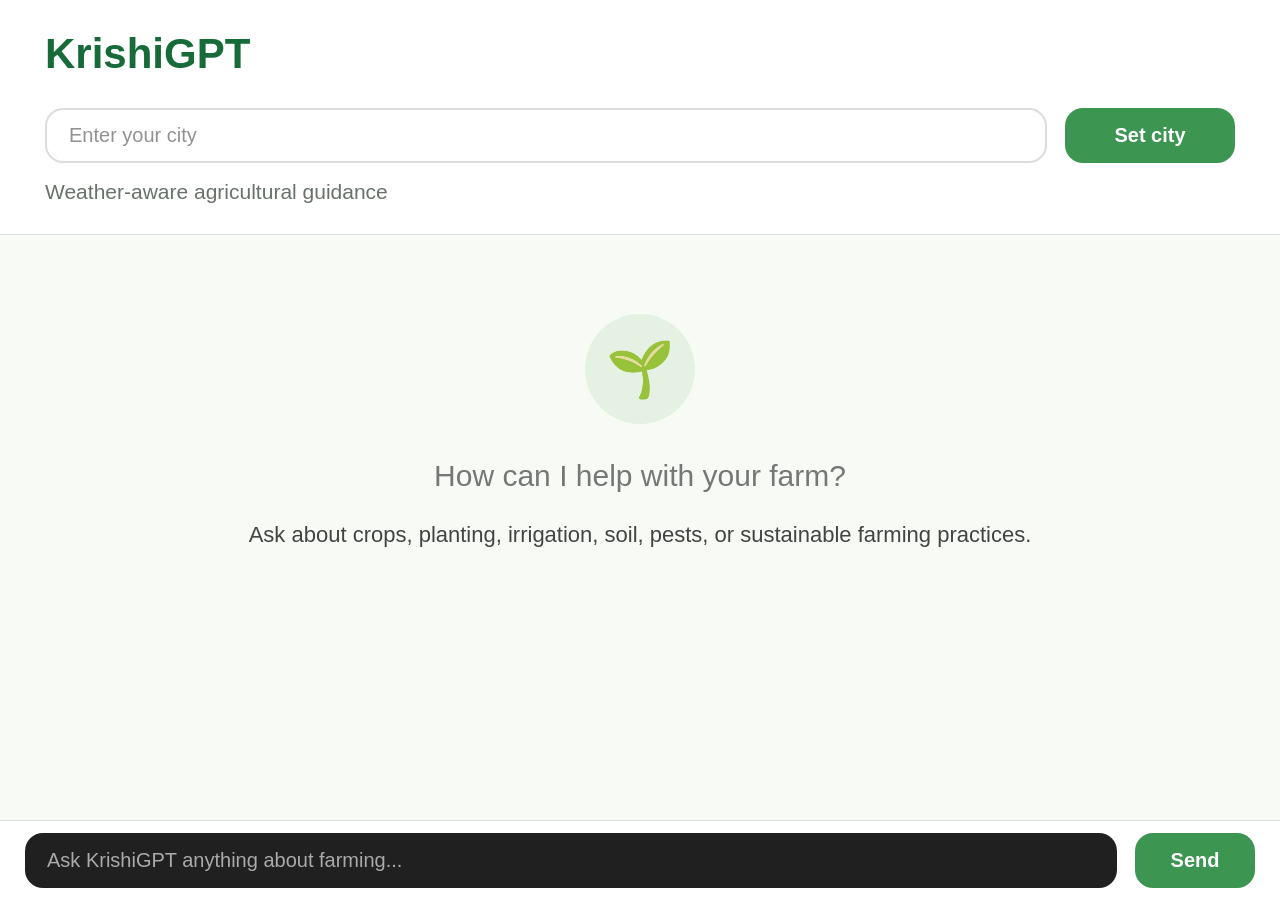
<file: index.htm>
<!DOCTYPE html>
<html lang="en">

<head>
    <meta charset="UTF-8">
    <meta name="viewport" content="width=device-width, initial-scale=1.0">

    <title>KrishiGPT</title>

    <link rel="stylesheet" href="style.css">
</head>

<body>

    <!-- HEADER -->
    <header class="header">

        <div class="logo">
            KrishiGPT
        </div>

        <!-- CITY -->
        <div class="city-row">

            <input
                type="text"
                id="cityInput"
                class="city-input"
                placeholder="Enter your city"
            >

            <button
                id="cityButton"
                class="city-button"
            >
                Set city
            </button>

        </div>

        <div class="subtitle">
            Weather-aware agricultural guidance
        </div>

    </header>


    <!-- MAIN -->
    <main class="main">

        <div class="plant">
            🌱
        </div>

        <div class="question">
            How can I help with your farm?
        </div>

        <div class="description">
            Ask about crops, planting, irrigation, soil,
            pests, or sustainable farming practices.
        </div>

        <!-- RESPONSE -->
        <div id="response" class="response"></div>

    </main>


    <!-- CHAT BAR -->
    <div class="chat">

        <input
            type="text"
            id="questionInput"
            class="chat-input"
            placeholder="Ask KrishiGPT anything about farming..."
        >

        <button
            id="sendButton"
            class="send-button"
        >
            Send
        </button>

    </div>


    <script src="script.js"></script>

</body>

</html>
</file>
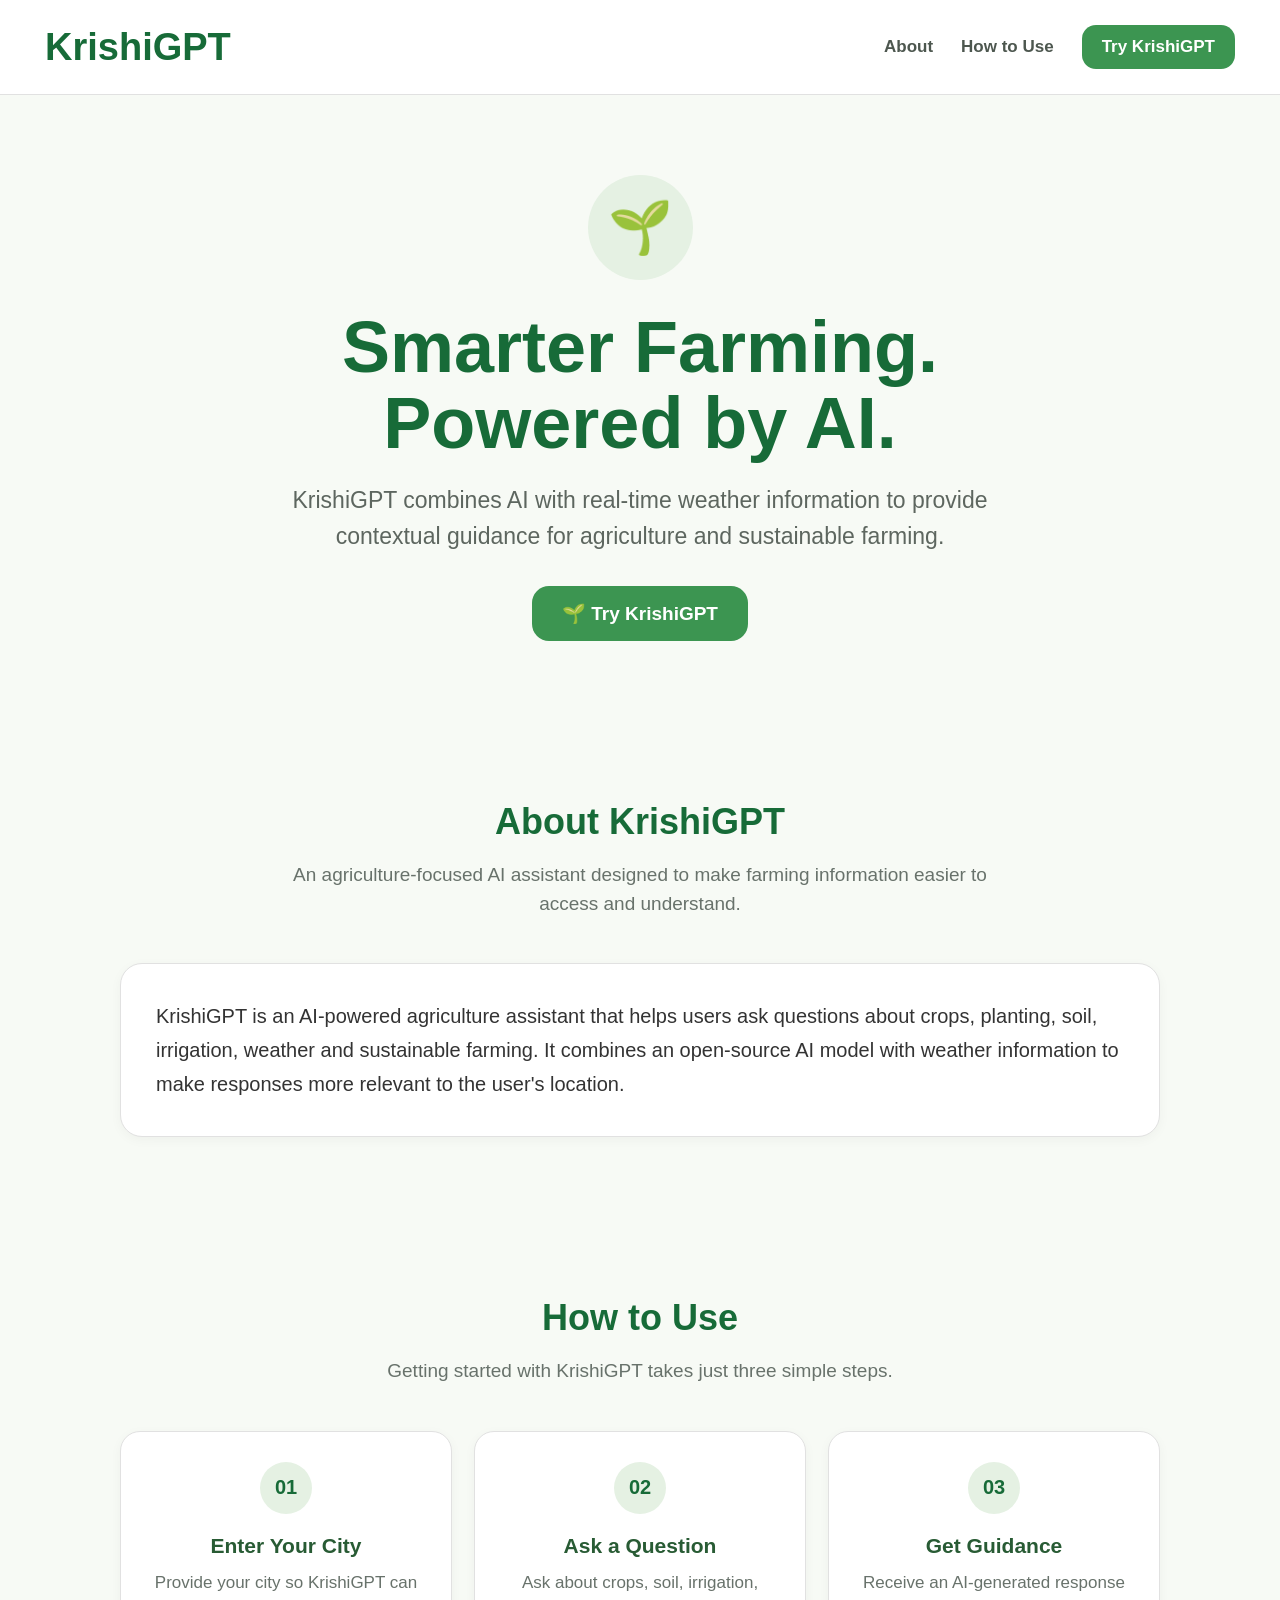
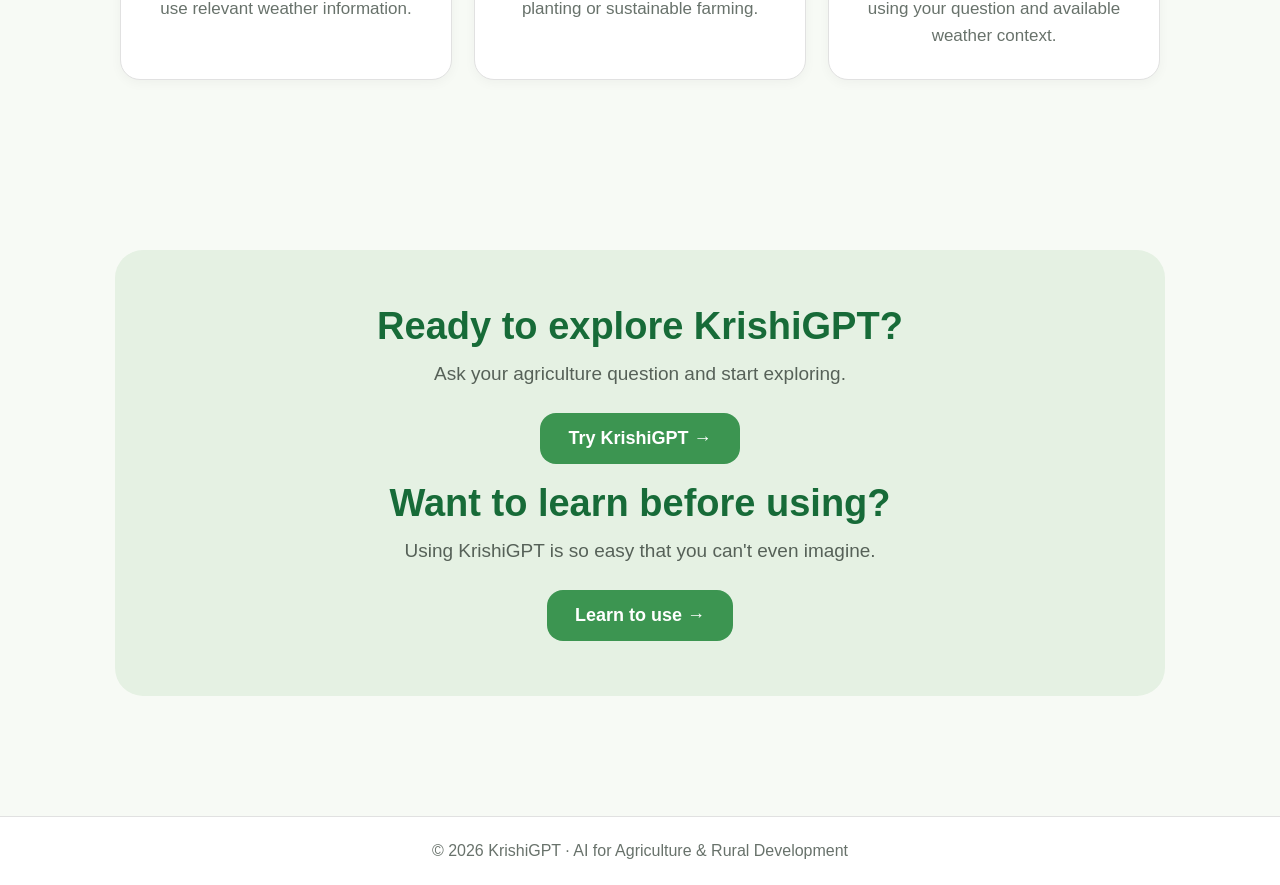
<file: index.html>
<!DOCTYPE html>
<html lang="en">
<head>
    <meta charset="UTF-8">
    <meta name="viewport" content="width=device-width, initial-scale=1.0">
    <title>KrishiGPT | AI for Sustainable Agriculture</title>
    <style>
        * {
            box-sizing: border-box;
            margin: 0;
            padding: 0;
            font-family: Arial, sans-serif;
        }

        html {
            scroll-behavior: smooth;
        }

        body {
            background: #f7faf5;
            color: #333;
            min-height: 100vh;
            overflow-x: hidden;
        }

        /* HEADER */
        .header {
            background: white;
            padding: 25px 45px;
            border-bottom: 1px solid #e1e1e1;
            display: flex;
            align-items: center;
            justify-content: space-between;
            gap: 30px;
            position: sticky;
            top: 0;
            z-index: 1000;
        }

        .logo {
            font-size: 38px;
            font-weight: bold;
            color: #176b38;
        }

        .nav {
            display: flex;
            gap: 28px;
            align-items: center;
        }

        .nav a {
            color: #4d574f;
            text-decoration: none;
            font-size: 17px;
            font-weight: 600;
        }

        .nav a:hover {
            color: #3c9551;
        }

        .try-nav {
            background: #3c9551;
            color: white !important;
            padding: 12px 20px;
            border-radius: 14px;
        }

        /* HERO */
        .hero {
            min-height: 570px;
            display: flex;
            align-items: center;
            justify-content: center;
            text-align: center;
            padding: 80px 25px;
        }

        .hero-content {
            max-width: 900px;
        }

        .plant {
            width: 105px;
            height: 105px;
            border-radius: 50%;
            background: #e5f1e3;
            display: flex;
            align-items: center;
            justify-content: center;
            font-size: 52px;
            margin: 0 auto 30px;
        }

        .hero h1 {
            font-size: clamp(42px, 7vw, 72px);
            line-height: 1.05;
            color: #176b38;
            margin-bottom: 22px;
        }

        .hero p {
            font-size: 23px;
            line-height: 1.55;
            color: #5d665f;
            max-width: 760px;
            margin: auto;
        }

        .hero-button {
            display: inline-block;
            margin-top: 32px;
            padding: 16px 30px;
            background: #3c9551;
            color: white;
            text-decoration: none;
            border-radius: 17px;
            font-size: 19px;
            font-weight: bold;
            transition: 0.2s;
        }

        .hero-button:hover {
            background: #307d43;
            transform: translateY(-2px);
        }

        /* SECTIONS */
        section {
            padding: 80px 30px;
            max-width: 1100px;
            margin: auto;
        }

        .section-title {
            text-align: center;
            color: #176b38;
            font-size: 36px;
            margin-bottom: 18px;
        }

        .section-subtitle {
            text-align: center;
            color: #68726b;
            font-size: 19px;
            margin: 0 auto 45px;
            max-width: 750px;
            line-height: 1.5;
        }

        .about-card {
            background: white;
            border: 1px solid #e1e1e1;
            border-radius: 22px;
            padding: 35px;
            font-size: 20px;
            line-height: 1.7;
            box-shadow: 0 3px 12px rgba(0,0,0,.04);
        }

        /* HOW TO USE */
        .steps {
            display: grid;
            grid-template-columns: repeat(3, 1fr);
            gap: 22px;
        }

        .step {
            background: white;
            border: 1px solid #e1e1e1;
            border-radius: 20px;
            padding: 30px;
            text-align: center;
            box-shadow: 0 3px 12px rgba(0,0,0,.04);
        }

        .step-number {
            width: 52px;
            height: 52px;
            margin: 0 auto 20px;
            border-radius: 50%;
            background: #e5f1e3;
            color: #176b38;
            display: flex;
            align-items: center;
            justify-content: center;
            font-weight: bold;
            font-size: 20px;
        }

        .step h3 {
            color: #285b34;
            font-size: 21px;
            margin-bottom: 12px;
        }

        .step p {
            color: #68726b;
            line-height: 1.55;
            font-size: 17px;
        }

        /* CTA */
        .cta {
            text-align: center;
            padding: 90px 25px 120px;
        }

        .cta-box {
            background: #e5f1e3;
            border-radius: 28px;
            padding: 55px 30px;
        }

        .cta h2 {
            color: #176b38;
            font-size: 38px;
            margin-bottom: 15px;
        }

        .cta p {
            color: #566158;
            font-size: 19px;
            margin-bottom: 28px;
        }

        .cta a {
            display: inline-block;
            padding: 15px 28px;
            background: #3c9551;
            color: white;
            text-decoration: none;
            border-radius: 16px;
            font-weight: bold;
            font-size: 18px;
        }

        /* FOOTER */
        footer {
            background: white;
            border-top: 1px solid #e1e1e1;
            text-align: center;
            padding: 25px;
            color: #68726b;
        }

        @media (max-width: 700px) {
            .header {
                padding: 20px;
                flex-direction: column;
                align-items: flex-start;
            }

            .logo {
                font-size: 32px;
            }

            .nav {
                width: 100%;
                gap: 15px;
                justify-content: space-between;
                flex-wrap: wrap;
            }

            .nav a {
                font-size: 15px;
            }

            .hero {
                min-height: 520px;
                padding: 60px 20px;
            }

            .hero p {
                font-size: 19px;
            }

            section {
                padding: 60px 20px;
            }

            .section-title {
                font-size: 30px;
            }

            .steps {
                grid-template-columns: 1fr;
            }

            .about-card {
                font-size: 18px;
                padding: 25px;
            }

            .cta h2 {
                font-size: 30px;
            }
        }
    </style>
</head>

<body>

    <header class="header">
        <div class="logo">KrishiGPT</div>

        <nav class="nav">
            <a href="#about">About</a>
            <a href="#how-to-use">How to Use</a>
            <a href="#try" class="try-nav">Try KrishiGPT</a>
        </nav>
    </header>

    <main>

        <section class="hero">
            <div class="hero-content">
                <div class="plant">🌱</div>

                <h1>Smarter Farming.<br>Powered by AI.</h1>

                <p>
                    KrishiGPT combines AI with real-time weather information
                    to provide contextual guidance for agriculture and
                    sustainable farming.
                </p>

                <a class="hero-button" href="#try">🌱 Try KrishiGPT</a>
            </div>
        </section>

        <section id="about">
            <h2 class="section-title">About KrishiGPT</h2>
            <p class="section-subtitle">
                An agriculture-focused AI assistant designed to make farming
                information easier to access and understand.
            </p>

            <div class="about-card">
                KrishiGPT is an AI-powered agriculture assistant that helps
                users ask questions about crops, planting, soil, irrigation,
                weather and sustainable farming. It combines an open-source
                AI model with weather information to make responses more
                relevant to the user's location.
            </div>
        </section>

        <section id="how-to-use">
            <h2 class="section-title">How to Use</h2>
            <p class="section-subtitle">
                Getting started with KrishiGPT takes just three simple steps.
            </p>

            <div class="steps">
                <div class="step">
                    <div class="step-number">01</div>
                    <h3>Enter Your City</h3>
                    <p>
                        Provide your city so KrishiGPT can use relevant
                        weather information.
                    </p>
                </div>

                <div class="step">
                    <div class="step-number">02</div>
                    <h3>Ask a Question</h3>
                    <p>
                        Ask about crops, soil, irrigation, planting or
                        sustainable farming.
                    </p>
                </div>

                <div class="step">
                    <div class="step-number">03</div>
                    <h3>Get Guidance</h3>
                    <p>
                        Receive an AI-generated response using your question
                        and available weather context.
                    </p>
                </div>
            </div>
        </section>

        <section id="try" class="cta">
            <div class="cta-box">
                <h2>Ready to explore KrishiGPT?</h2>
                <p>Ask your agriculture question and start exploring.</p>

                <!-- Replace the URL below with your deployed KrishiGPT chatbot URL -->
                <a href="KrishiGPT.html">
                    Try KrishiGPT →
                </a><br><br>
                <h2>Want to learn before using?</h2>
                <p>Using KrishiGPT is so easy that you can't even imagine.</p>
                <a href="#how-to-use">
                    Learn to use →
               </a>
            </div>
        </section>

    </main>

    <footer>
        © 2026 KrishiGPT · AI for Agriculture & Rural Development
    </footer>

</body>
</html>
</file>
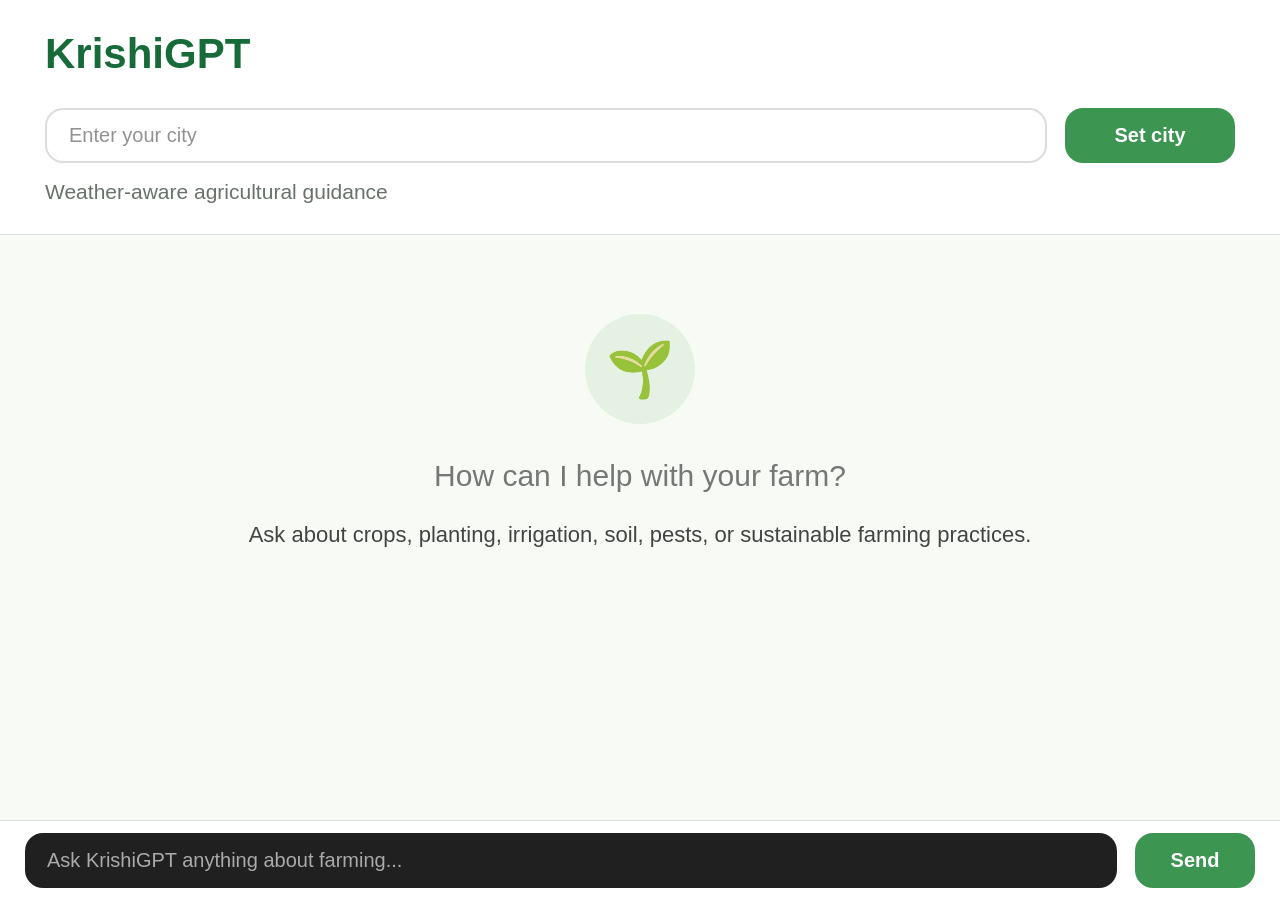
<file: KrishiGPT.html>
<!DOCTYPE html>
<html lang="en">

<head>
    <meta charset="UTF-8">
    <meta name="viewport" content="width=device-width, initial-scale=1.0">

    <title>KrishiGPT</title>

    <link rel="stylesheet" href="style.css">
</head>

<body>

    <!-- HEADER -->
    <header class="header">

        <div class="logo">
            KrishiGPT
        </div>

        <!-- CITY -->
        <div class="city-row">

            <input
                type="text"
                id="cityInput"
                class="city-input"
                placeholder="Enter your city"
            >

            <button
                id="cityButton"
                class="city-button"
            >
                Set city
            </button>

        </div>

        <div class="subtitle">
            Weather-aware agricultural guidance
        </div>

    </header>


    <!-- MAIN -->
    <main class="main">

        <div class="plant">
            🌱
        </div>

        <div class="question">
            How can I help with your farm?
        </div>

        <div class="description">
            Ask about crops, planting, irrigation, soil,
            pests, or sustainable farming practices.
        </div>

        <!-- RESPONSE -->
        <div id="response" class="response"></div>

    </main>


    <!-- CHAT BAR -->
    <div class="chat">

        <input
            type="text"
            id="questionInput"
            class="chat-input"
            placeholder="Ask KrishiGPT anything about farming..."
        >

        <button
            id="sendButton"
            class="send-button"
        >
            Send
        </button>

    </div>


    <script src="script.js"></script>

</body>

</html>
</file>
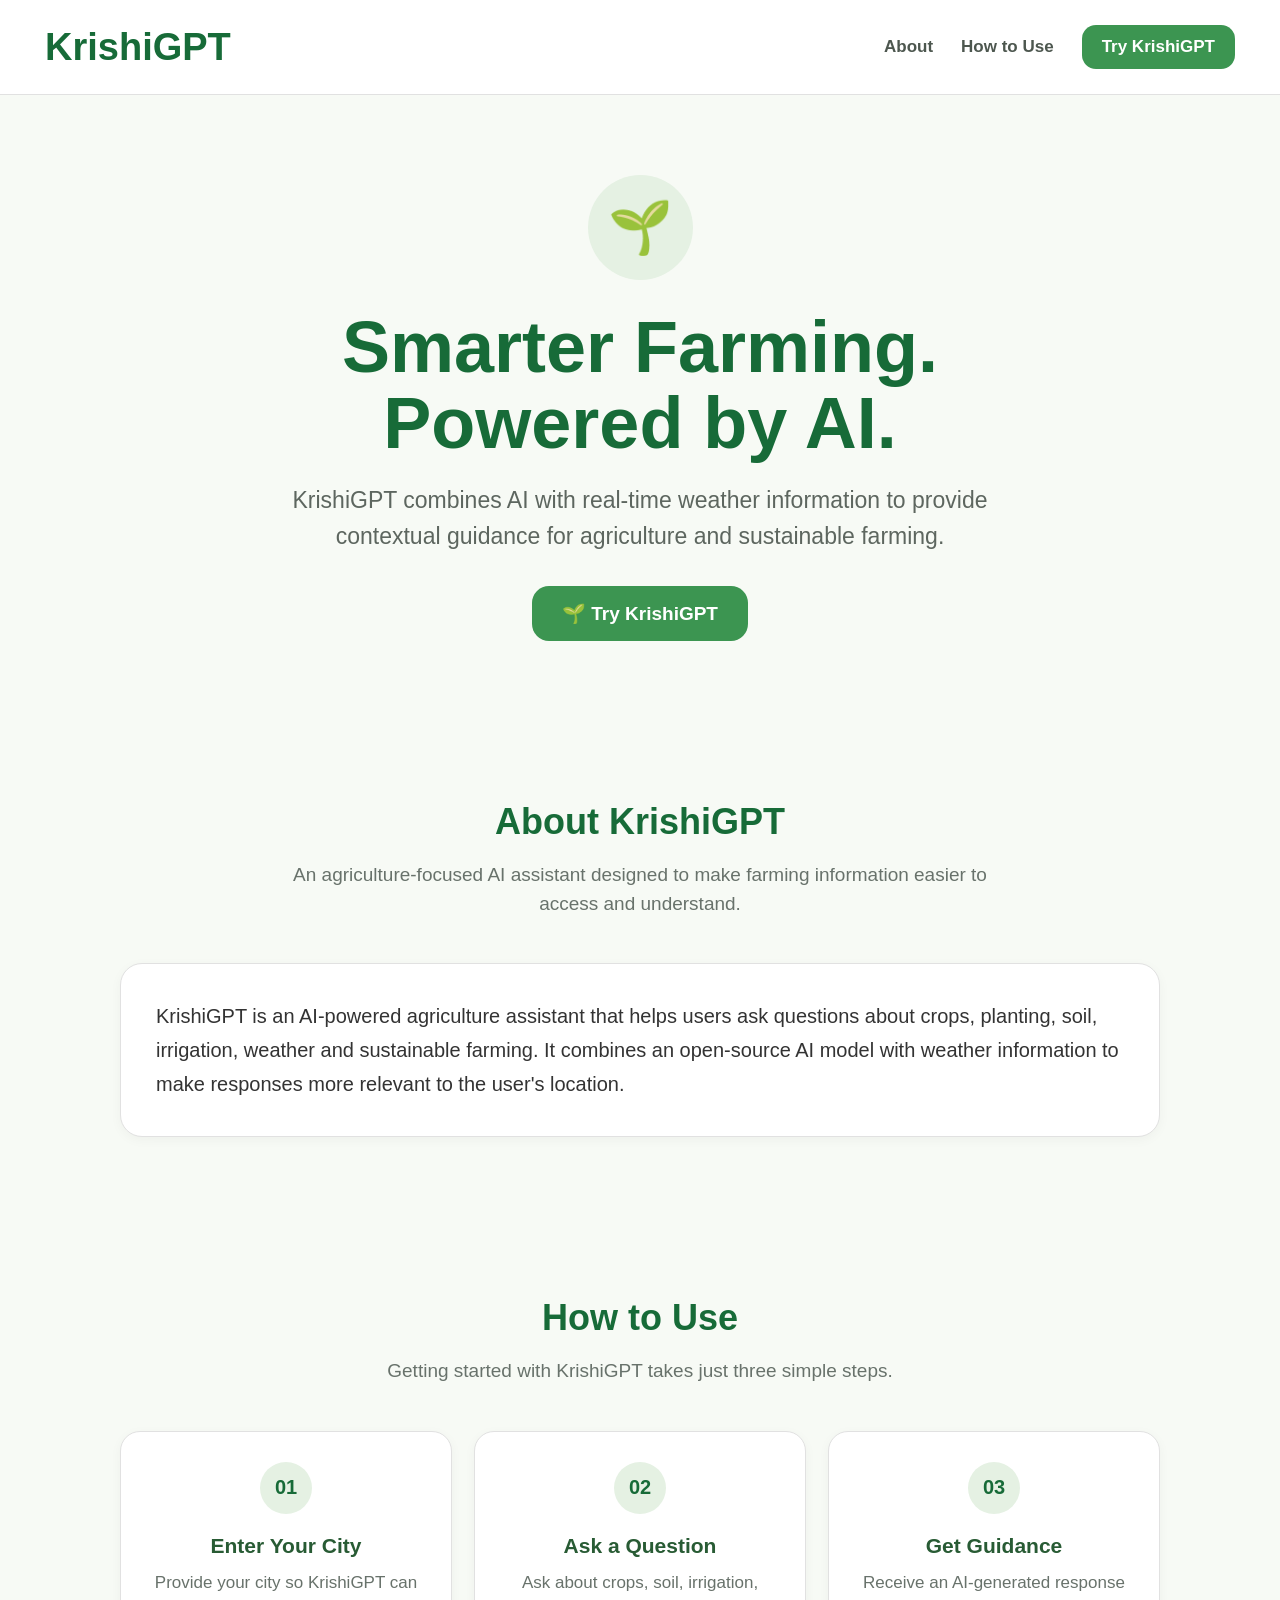
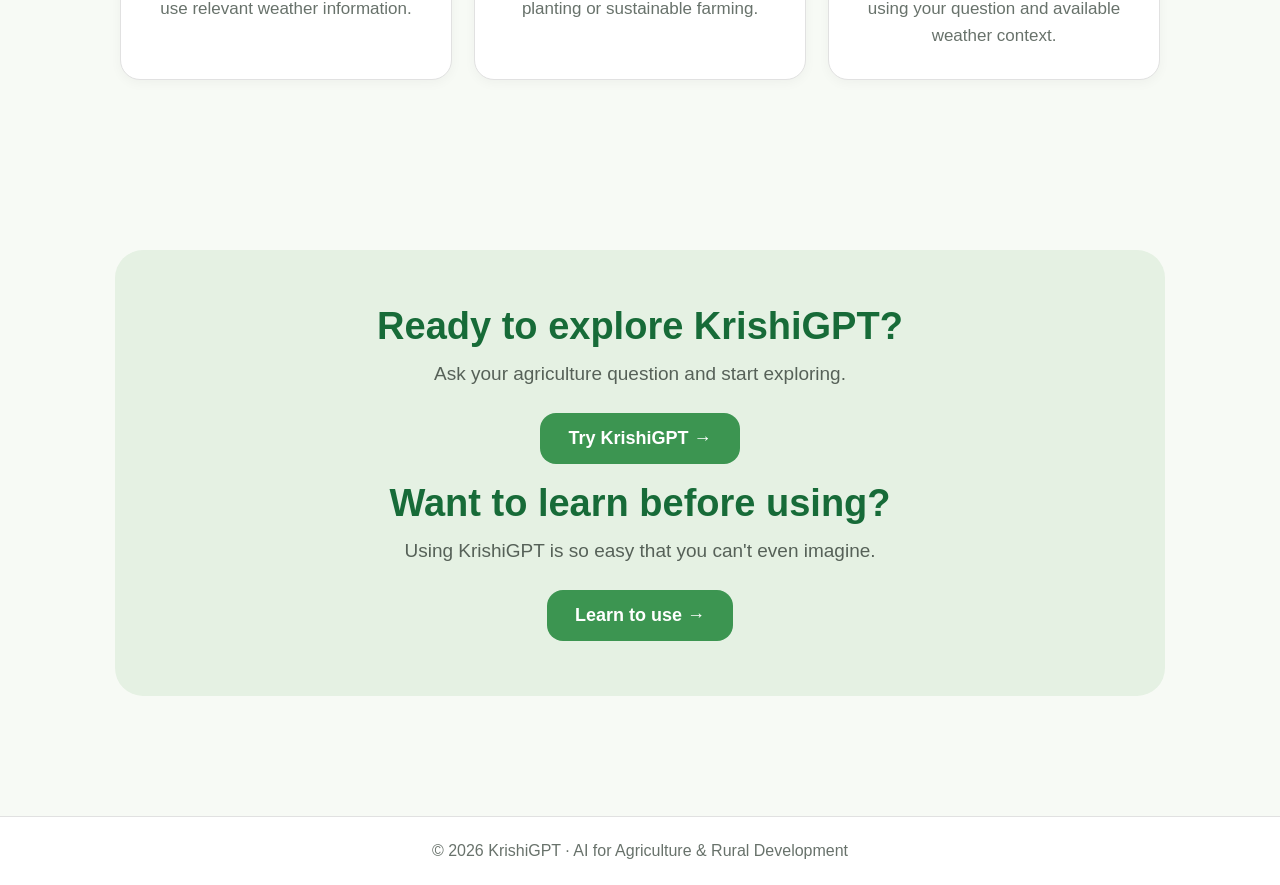
<file: krishigpt_landing.html>
<!DOCTYPE html>
<html lang="en">
<head>
    <meta charset="UTF-8">
    <meta name="viewport" content="width=device-width, initial-scale=1.0">
    <title>KrishiGPT | AI for Sustainable Agriculture</title>
    <style>
        * {
            box-sizing: border-box;
            margin: 0;
            padding: 0;
            font-family: Arial, sans-serif;
        }

        html {
            scroll-behavior: smooth;
        }

        body {
            background: #f7faf5;
            color: #333;
            min-height: 100vh;
            overflow-x: hidden;
        }

        /* HEADER */
        .header {
            background: white;
            padding: 25px 45px;
            border-bottom: 1px solid #e1e1e1;
            display: flex;
            align-items: center;
            justify-content: space-between;
            gap: 30px;
            position: sticky;
            top: 0;
            z-index: 1000;
        }

        .logo {
            font-size: 38px;
            font-weight: bold;
            color: #176b38;
        }

        .nav {
            display: flex;
            gap: 28px;
            align-items: center;
        }

        .nav a {
            color: #4d574f;
            text-decoration: none;
            font-size: 17px;
            font-weight: 600;
        }

        .nav a:hover {
            color: #3c9551;
        }

        .try-nav {
            background: #3c9551;
            color: white !important;
            padding: 12px 20px;
            border-radius: 14px;
        }

        /* HERO */
        .hero {
            min-height: 570px;
            display: flex;
            align-items: center;
            justify-content: center;
            text-align: center;
            padding: 80px 25px;
        }

        .hero-content {
            max-width: 900px;
        }

        .plant {
            width: 105px;
            height: 105px;
            border-radius: 50%;
            background: #e5f1e3;
            display: flex;
            align-items: center;
            justify-content: center;
            font-size: 52px;
            margin: 0 auto 30px;
        }

        .hero h1 {
            font-size: clamp(42px, 7vw, 72px);
            line-height: 1.05;
            color: #176b38;
            margin-bottom: 22px;
        }

        .hero p {
            font-size: 23px;
            line-height: 1.55;
            color: #5d665f;
            max-width: 760px;
            margin: auto;
        }

        .hero-button {
            display: inline-block;
            margin-top: 32px;
            padding: 16px 30px;
            background: #3c9551;
            color: white;
            text-decoration: none;
            border-radius: 17px;
            font-size: 19px;
            font-weight: bold;
            transition: 0.2s;
        }

        .hero-button:hover {
            background: #307d43;
            transform: translateY(-2px);
        }

        /* SECTIONS */
        section {
            padding: 80px 30px;
            max-width: 1100px;
            margin: auto;
        }

        .section-title {
            text-align: center;
            color: #176b38;
            font-size: 36px;
            margin-bottom: 18px;
        }

        .section-subtitle {
            text-align: center;
            color: #68726b;
            font-size: 19px;
            margin: 0 auto 45px;
            max-width: 750px;
            line-height: 1.5;
        }

        .about-card {
            background: white;
            border: 1px solid #e1e1e1;
            border-radius: 22px;
            padding: 35px;
            font-size: 20px;
            line-height: 1.7;
            box-shadow: 0 3px 12px rgba(0,0,0,.04);
        }

        /* HOW TO USE */
        .steps {
            display: grid;
            grid-template-columns: repeat(3, 1fr);
            gap: 22px;
        }

        .step {
            background: white;
            border: 1px solid #e1e1e1;
            border-radius: 20px;
            padding: 30px;
            text-align: center;
            box-shadow: 0 3px 12px rgba(0,0,0,.04);
        }

        .step-number {
            width: 52px;
            height: 52px;
            margin: 0 auto 20px;
            border-radius: 50%;
            background: #e5f1e3;
            color: #176b38;
            display: flex;
            align-items: center;
            justify-content: center;
            font-weight: bold;
            font-size: 20px;
        }

        .step h3 {
            color: #285b34;
            font-size: 21px;
            margin-bottom: 12px;
        }

        .step p {
            color: #68726b;
            line-height: 1.55;
            font-size: 17px;
        }

        /* CTA */
        .cta {
            text-align: center;
            padding: 90px 25px 120px;
        }

        .cta-box {
            background: #e5f1e3;
            border-radius: 28px;
            padding: 55px 30px;
        }

        .cta h2 {
            color: #176b38;
            font-size: 38px;
            margin-bottom: 15px;
        }

        .cta p {
            color: #566158;
            font-size: 19px;
            margin-bottom: 28px;
        }

        .cta a {
            display: inline-block;
            padding: 15px 28px;
            background: #3c9551;
            color: white;
            text-decoration: none;
            border-radius: 16px;
            font-weight: bold;
            font-size: 18px;
        }

        /* FOOTER */
        footer {
            background: white;
            border-top: 1px solid #e1e1e1;
            text-align: center;
            padding: 25px;
            color: #68726b;
        }

        @media (max-width: 700px) {
            .header {
                padding: 20px;
                flex-direction: column;
                align-items: flex-start;
            }

            .logo {
                font-size: 32px;
            }

            .nav {
                width: 100%;
                gap: 15px;
                justify-content: space-between;
                flex-wrap: wrap;
            }

            .nav a {
                font-size: 15px;
            }

            .hero {
                min-height: 520px;
                padding: 60px 20px;
            }

            .hero p {
                font-size: 19px;
            }

            section {
                padding: 60px 20px;
            }

            .section-title {
                font-size: 30px;
            }

            .steps {
                grid-template-columns: 1fr;
            }

            .about-card {
                font-size: 18px;
                padding: 25px;
            }

            .cta h2 {
                font-size: 30px;
            }
        }
    </style>
</head>

<body>

    <header class="header">
        <div class="logo">KrishiGPT</div>

        <nav class="nav">
            <a href="#about">About</a>
            <a href="#how-to-use">How to Use</a>
            <a href="#try" class="try-nav">Try KrishiGPT</a>
        </nav>
    </header>

    <main>

        <section class="hero">
            <div class="hero-content">
                <div class="plant">🌱</div>

                <h1>Smarter Farming.<br>Powered by AI.</h1>

                <p>
                    KrishiGPT combines AI with real-time weather information
                    to provide contextual guidance for agriculture and
                    sustainable farming.
                </p>

                <a class="hero-button" href="#try">🌱 Try KrishiGPT</a>
            </div>
        </section>

        <section id="about">
            <h2 class="section-title">About KrishiGPT</h2>
            <p class="section-subtitle">
                An agriculture-focused AI assistant designed to make farming
                information easier to access and understand.
            </p>

            <div class="about-card">
                KrishiGPT is an AI-powered agriculture assistant that helps
                users ask questions about crops, planting, soil, irrigation,
                weather and sustainable farming. It combines an open-source
                AI model with weather information to make responses more
                relevant to the user's location.
            </div>
        </section>

        <section id="how-to-use">
            <h2 class="section-title">How to Use</h2>
            <p class="section-subtitle">
                Getting started with KrishiGPT takes just three simple steps.
            </p>

            <div class="steps">
                <div class="step">
                    <div class="step-number">01</div>
                    <h3>Enter Your City</h3>
                    <p>
                        Provide your city so KrishiGPT can use relevant
                        weather information.
                    </p>
                </div>

                <div class="step">
                    <div class="step-number">02</div>
                    <h3>Ask a Question</h3>
                    <p>
                        Ask about crops, soil, irrigation, planting or
                        sustainable farming.
                    </p>
                </div>

                <div class="step">
                    <div class="step-number">03</div>
                    <h3>Get Guidance</h3>
                    <p>
                        Receive an AI-generated response using your question
                        and available weather context.
                    </p>
                </div>
            </div>
        </section>

        <section id="try" class="cta">
            <div class="cta-box">
                <h2>Ready to explore KrishiGPT?</h2>
                <p>Ask your agriculture question and start exploring.</p>

                <!-- Replace the URL below with your deployed KrishiGPT chatbot URL -->
                <a href="https://YOUR-KRISHIGPT-LINK.com">
                    Try KrishiGPT →
                </a><br><br>
                <h2>Want to learn before using?</h2>
                <p>Using KrishiGPT is so easy that you can't even imagine.</p>
                <a href="#how-to-use">
                    Learn to use →
               </a>
            </div>
        </section>

    </main>

    <footer>
        © 2026 KrishiGPT · AI for Agriculture & Rural Development
    </footer>

</body>
</html>
</file>
<file: style.css>
/* =================================
   BASIC SETTINGS
================================= */

* {
    box-sizing: border-box;
    margin: 0;
    padding: 0;

    font-family: Arial, sans-serif;
}

html {
    overflow-y: auto;
}

body {
    background: #f7faf5;
    color: #333;

    min-height: 100vh;

    overflow-x: hidden;
}


/* =================================
   HEADER
================================= */

.header {
    background: white;

    padding: 30px 45px 30px;

    border-bottom: 1px solid #e1e1e1;
}


/* LOGO */

.logo {
    font-size: 42px;

    font-weight: bold;

    color: #176b38;

    margin-bottom: 30px;
}


/* =================================
   CITY SECTION
================================= */

.city-row {
    display: flex;

    gap: 18px;

    width: 100%;
}


/* CITY INPUT */

.city-input {
    flex: 1;

    height: 55px;

    border: 2px solid #ddd;

    border-radius: 18px;

    padding: 0 22px;

    font-size: 20px;

    outline: none;

    color: #333;

    background: white;
}


.city-input::placeholder {
    color: #929292;
}


.city-input:focus {
    border-color: #3c9551;
}


/* CITY BUTTON */

.city-button {
    width: 170px;

    height: 55px;

    border: none;

    border-radius: 18px;

    background: #3c9551;

    color: white;

    font-size: 20px;

    font-weight: bold;

    cursor: pointer;

    transition: 0.2s;
}


.city-button:hover {
    background: #307d43;
}


/* SUBTITLE */

.subtitle {
    margin-top: 17px;

    font-size: 21px;

    color: #68726b;
}


/* =================================
   MAIN AREA
================================= */

.main {
    min-height: 500px;

    display: flex;

    flex-direction: column;

    align-items: center;

    justify-content: center;

    text-align: center;

    padding: 65px 30px 170px;
}


/* PLANT */

.plant {
    width: 110px;

    height: 110px;

    border-radius: 50%;

    background: #e5f1e3;

    display: flex;

    align-items: center;

    justify-content: center;

    font-size: 55px;

    margin-bottom: 35px;
}


/* MAIN QUESTION */

.question {
    font-size: 30px;

    color: #777;

    margin-bottom: 25px;
}


/* DESCRIPTION */

.description {
    font-size: 22px;

    line-height: 1.5;

    max-width: 850px;

    color: #444;
}


/* =================================
   AI RESPONSE
================================= */

.response {
    display: none;

    width: 700px;

    max-width: 90%;

    margin-top: 30px;

    margin-bottom: 40px;

    background: white;

    border: 1px solid #ddd;

    border-radius: 18px;

    padding: 25px;

    text-align: left;

    font-size: 18px;

    line-height: 1.6;

    box-shadow: 0 3px 12px rgba(0, 0, 0, 0.05);
}


/* =================================
   BOTTOM CHAT BAR
================================= */

.chat {
    position: fixed;

    bottom: 0;

    left: 0;

    width: 100%;

    background: white;

    border-top: 1px solid #ddd;

    padding: 12px 25px;

    display: flex;

    gap: 18px;

    z-index: 1000;
}


/* QUESTION INPUT */

.chat-input {
    flex: 1;

    height: 55px;

    background: #202020;

    color: white;

    border: none;

    outline: none;

    border-radius: 18px;

    padding: 0 22px;

    font-size: 20px;
}


.chat-input::placeholder {
    color: #aaa;
}


/* SEND BUTTON */

.send-button {
    width: 120px;

    height: 55px;

    border: none;

    border-radius: 18px;

    background: #3c9551;

    color: white;

    font-size: 20px;

    font-weight: bold;

    cursor: pointer;

    transition: 0.2s;
}


.send-button:hover {
    background: #307d43;
}


/* =================================
   MOBILE
================================= */

@media (max-width: 700px) {

    .header {
        padding: 25px 20px 25px;
    }


    .logo {
        font-size: 36px;

        margin-bottom: 25px;
    }


    .city-row {
        gap: 10px;
    }


    .city-input {
        height: 50px;

        padding: 0 16px;

        font-size: 17px;

        border-radius: 16px;
    }


    .city-button {
        width: 120px;

        height: 50px;

        font-size: 16px;

        border-radius: 16px;
    }


    .subtitle {
        font-size: 17px;
    }


    .main {
        padding: 55px 20px 150px;
    }


    .plant {
        width: 90px;

        height: 90px;

        font-size: 45px;
    }


    .question {
        font-size: 25px;
    }


    .description {
        font-size: 19px;
    }


    .response {
        width: 95%;

        font-size: 17px;

        padding: 20px;
    }


    .chat {
        padding: 10px;

        gap: 8px;
    }


    .chat-input {
        height: 50px;

        padding: 0 16px;

        font-size: 16px;

        border-radius: 16px;
    }


    .send-button {
        width: 85px;

        height: 50px;

        font-size: 17px;

        border-radius: 16px;
    }

}
</file>
